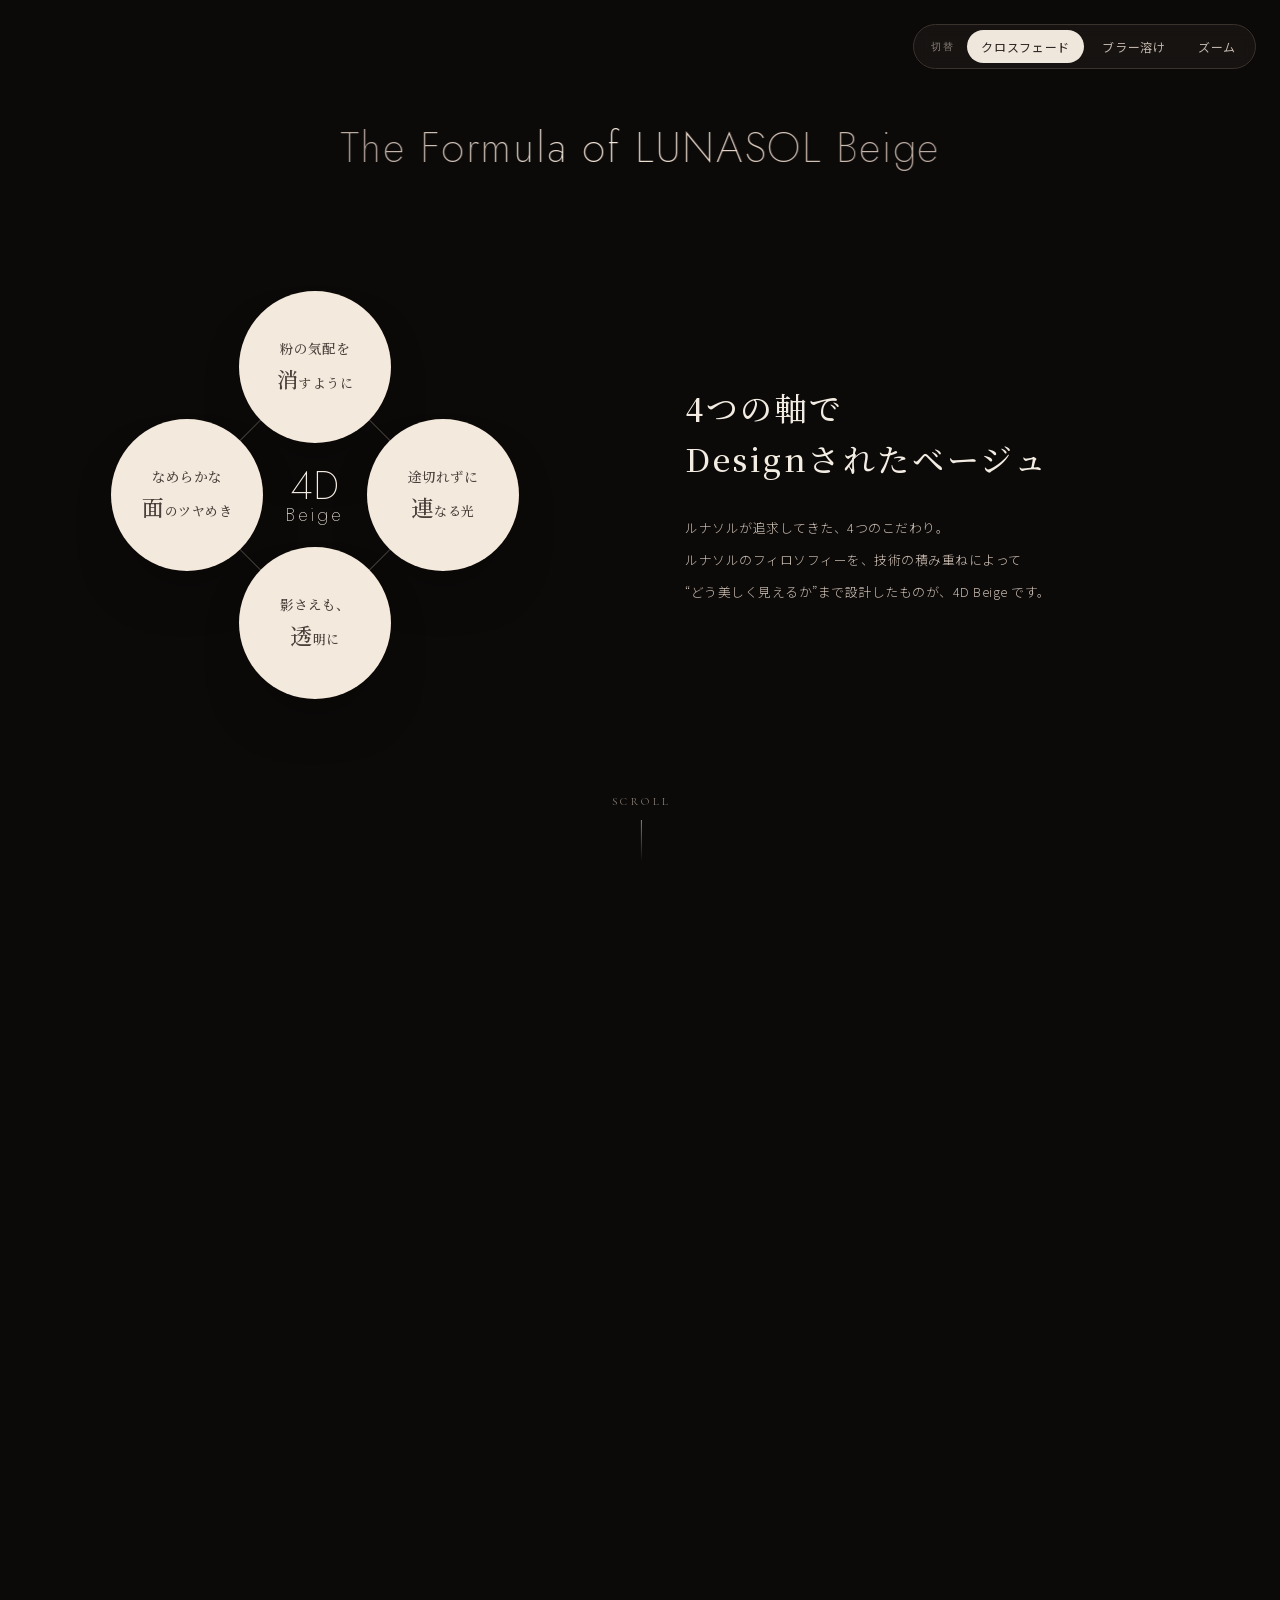
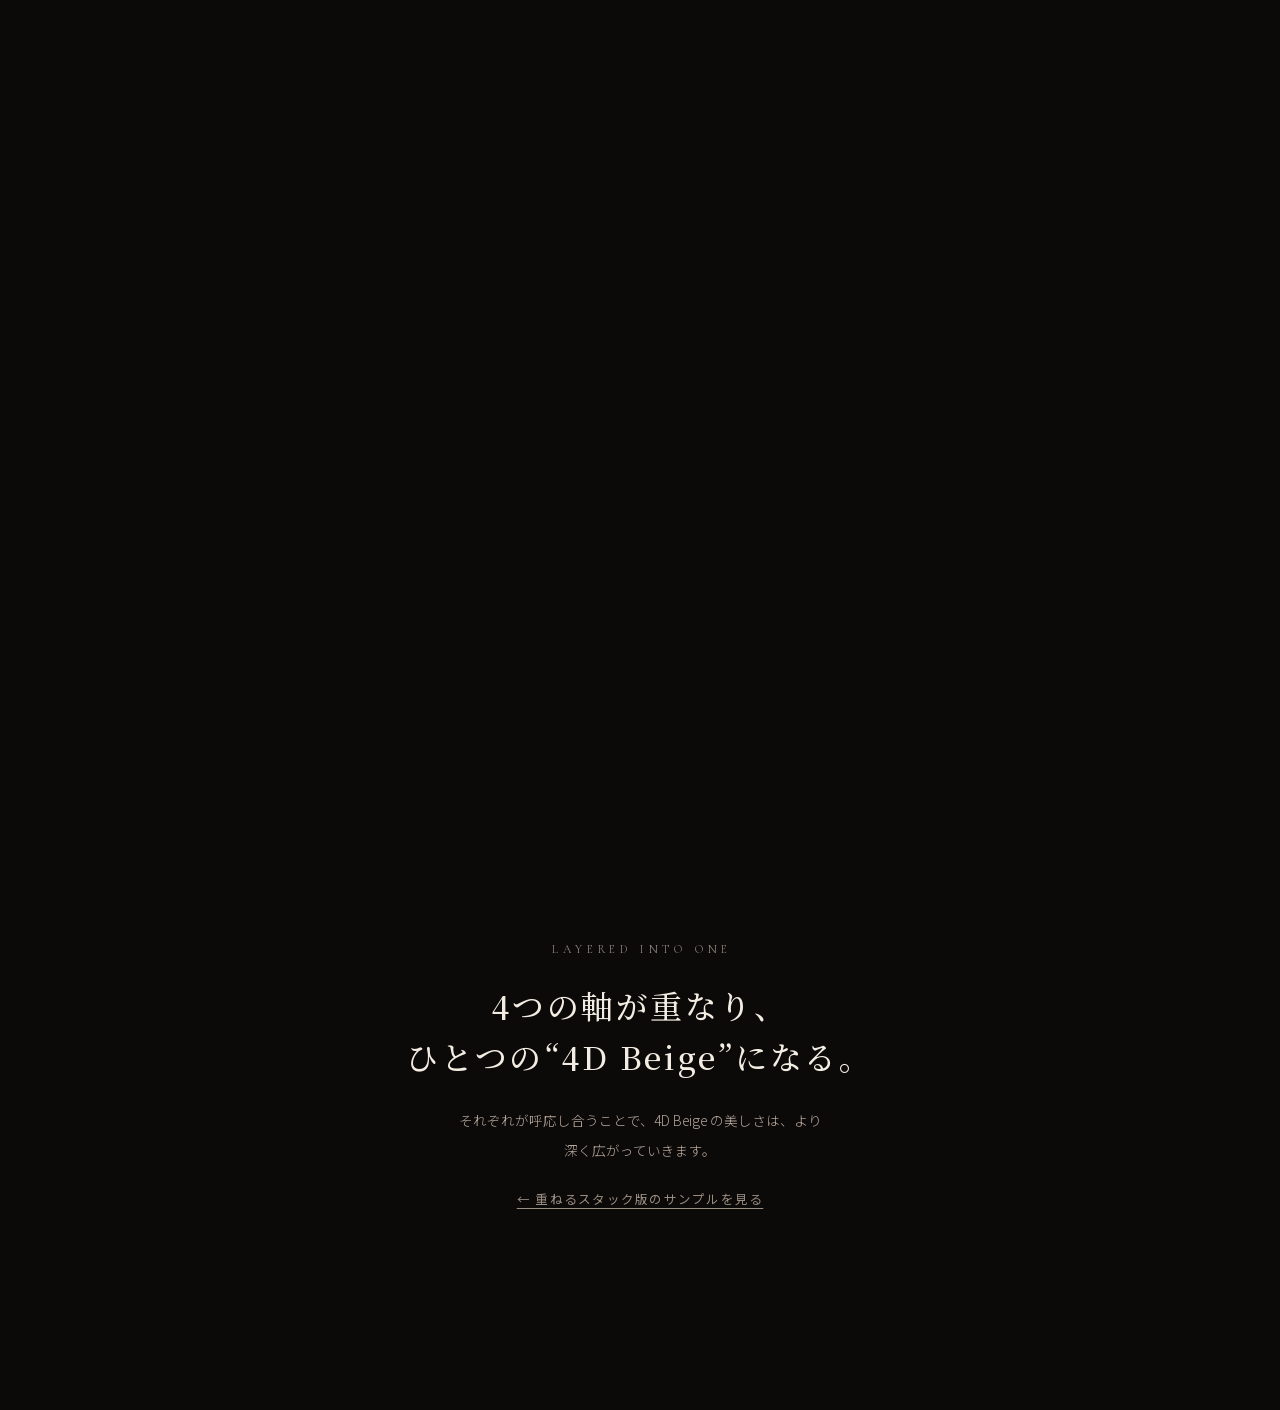
<file: crossfade-demo-vanilla/index.html>
<!DOCTYPE html>
<html lang="ja"><head>
<meta charset="UTF-8">
<meta name="viewport" content="width=device-width, initial-scale=1.0">
<title>4D Beige ｜ クロスフェード演出サンプル</title>
<link rel="stylesheet" href="css/styles.css">
</head>
<body>

  <div class="ctrl" id="ctrl">
    <span>切替</span>
    <button data-p="fade" class="act">クロスフェード</button>
    <button data-p="blur">ブラー溶け</button>
    <button data-p="zoom">ズーム</button>
  </div>

  <section class="xsection" id="section">
    <div class="stage" id="stage" data-pattern="fade" data-phase="hero">

      <div class="bg" style="background-image:url(&quot;assets/images/bg-1.jpg&quot;)" data-theme="dark"></div>
      <div class="bg" style="background-image:url(&quot;assets/images/bg-2.jpg&quot;)" data-theme="dark"></div>
      <div class="bg" style="background-image:url(&quot;assets/images/bg-3.jpg&quot;)" data-theme="dark"></div>
      <div class="bg" style="background-image:url(&quot;assets/images/bg-4.jpg&quot;)" data-theme="dark"></div>

      <!-- hero formula -->
      <div class="hero" id="hero">
        <h2 class="htitle" id="htitle">The Formula of LUNASOL Beige</h2>
        <div class="hdiagram" id="hdiagram">
          <div class="hlines" id="hlines"></div>
          <div class="hcircle" data-n="1"><div class="htx"><span class="l1">粉の気配を</span><span class="l2"><b>消</b>すように</span></div><div class="hnum">1</div></div>
          <div class="hcircle" data-n="2"><div class="htx"><span class="l1">なめらかな</span><span class="l2"><b>面</b>のツヤめき</span></div><div class="hnum">2</div></div>
          <div class="hcircle" data-n="3"><div class="htx"><span class="l1">途切れずに</span><span class="l2"><b>連</b>なる光</span></div><div class="hnum">3</div></div>
          <div class="hcircle" data-n="4"><div class="htx"><span class="l1">影さえも、</span><span class="l2"><b>透</b>明に</span></div><div class="hnum">4</div></div>
          <div class="hcenter"><span class="d4">4D</span><span class="bw">Beige</span></div>
        </div>
        <div class="hcopy" id="hcopy">
          <h3>4つの軸で<br>Designされたベージュ</h3>
          <p>ルナソルが追求してきた、4つのこだわり。<br>ルナソルのフィロソフィーを、技術の積み重ねによって<br>“どう美しく見えるか”まで設計したものが、4D Beige です。</p>
        </div>
        <div class="hcue" id="hcue"><span>SCROLL</span><div class="bar"></div></div>
      </div>

      <!-- copy slides -->
      <div class="copy">
        <div class="slidecopy" data-i="0">
          <h2 class="t">粉の気配を打ち消して</h2>
          <p class="s">存在を感じさせない、極限の融合</p>
          <p class="b">濡れツヤを放つ、光を内包した粉体を使用。<br>少ない量でも理想のメイク効果を発揮できるベストバランスを追求し、粉の気配を感じさせない仕上がりに。</p>
        </div>
        <div class="slidecopy" data-i="1">
          <h2 class="t">なめらかな面の艶めき</h2>
          <p class="s">点ではなく面で捉える、立体的な輝き</p>
          <p class="b">肌の凹凸を整えてスムースな土台をつくるから、パールが乱れなく均一にフィット。頬やまぶたに“面”のツヤをもたらして、あなた自身が発光しているかのように。</p>
        </div>
        <div class="slidecopy" data-i="2">
          <h2 class="t">途切れずに連なる光</h2>
          <p class="s">時間とともに変化する、連続する美しさ</p>
          <p class="b">点在する光の間を粒度の異なるパールで埋めて、“サイズ感のグラデーション”を実現。繊細な光から輝度の高い光までがなめらかに繋がり、表情の動きに合わせて美しくツヤが巡るはず。</p>
        </div>
        <div class="slidecopy" data-i="3">
          <h2 class="t">影さえも、透明に</h2>
          <p class="s">陰影を重くせず、奥行きを際立たせる</p>
          <p class="b">黒に頼りすぎず、重さや濁りを感じさせない影色を設計。影を視認させない肌に溶け込むような粉づきにもこだわり、光を引き立てる“透け影”を紡ぎだす。</p>
        </div>
      </div>

      <div class="pcount"><span id="cur">01</span> / 04</div>
    </div>
  </section>

  <section class="outro">
    <div class="kick">Layered into one</div>
    <h2>4つの軸が重なり、<br>ひとつの“4D Beige”になる。</h2>
    <p>それぞれが呼応し合うことで、4D Beige の美しさは、より深く広がっていきます。</p>
    <a href="#">← 重ねるスタック版のサンプルを見る</a>
  </section>

<script src="js/main.js"></script>


</body></html>
</file>
